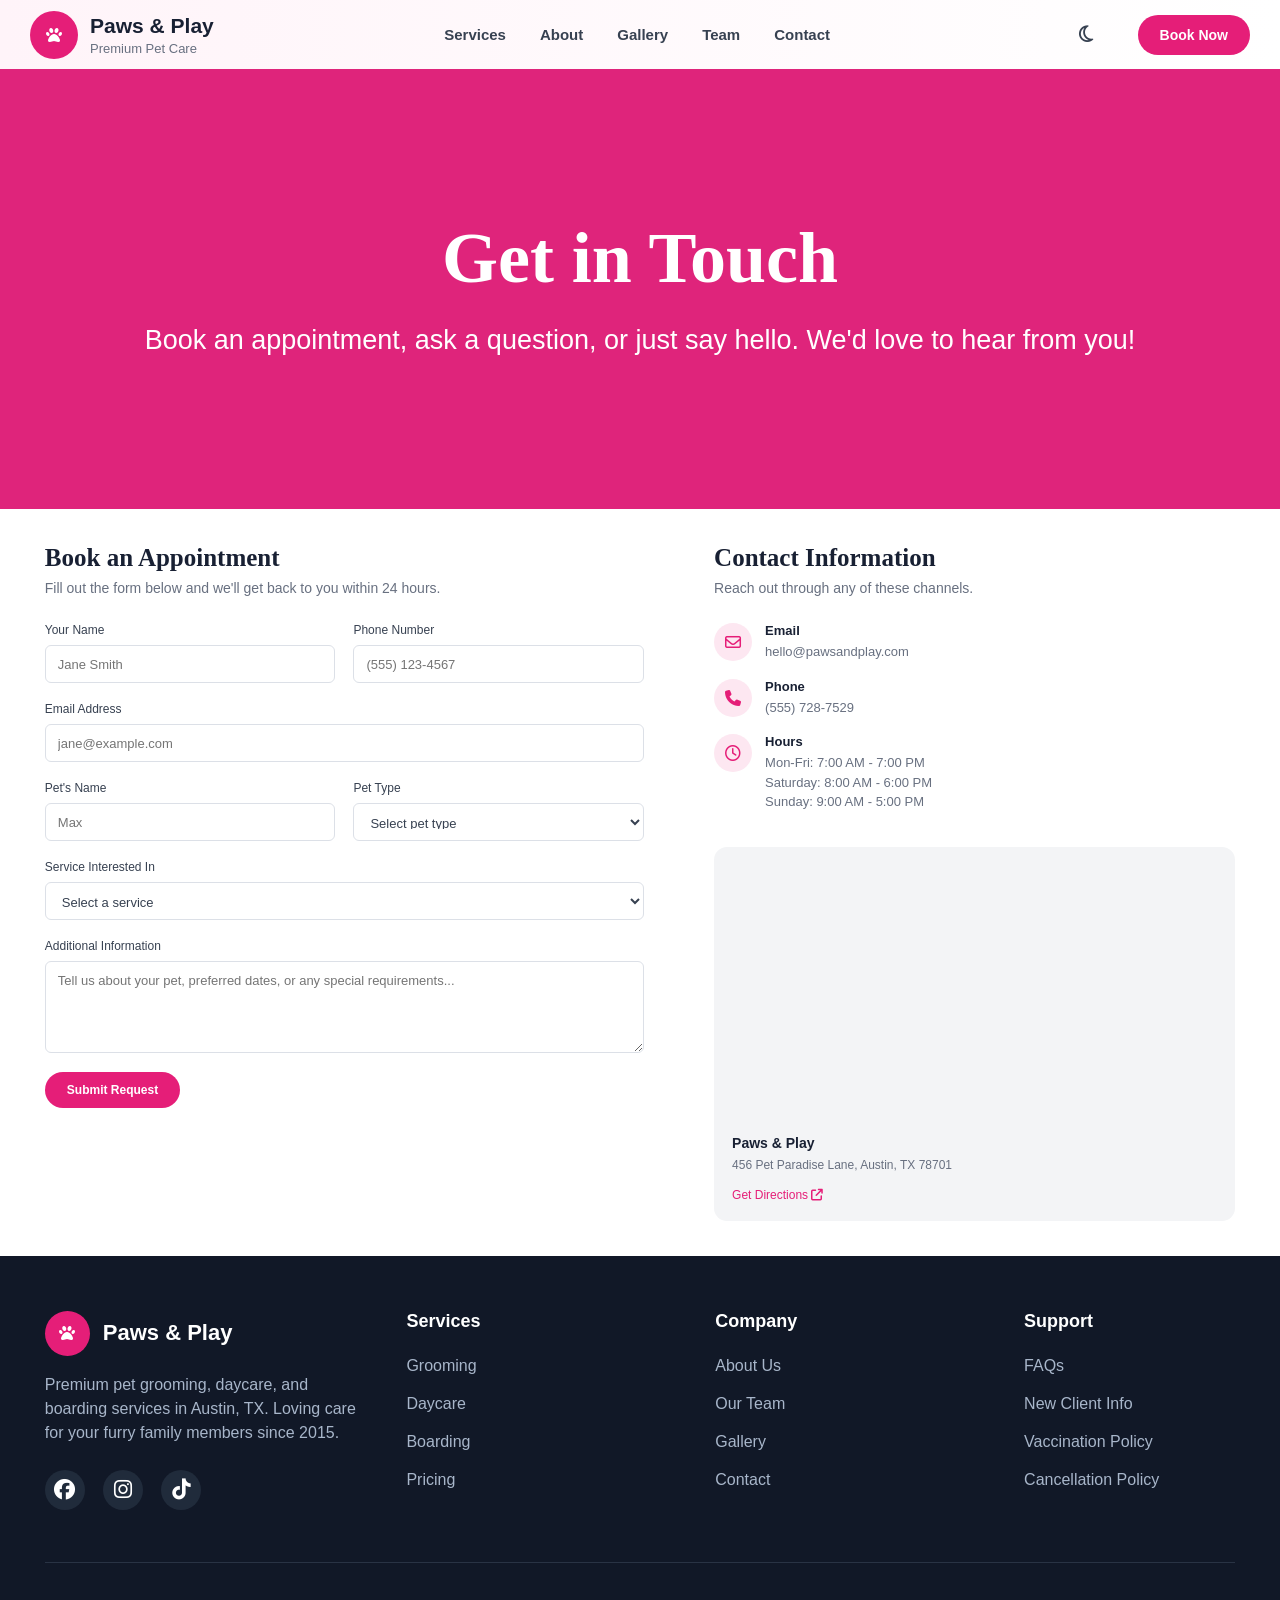
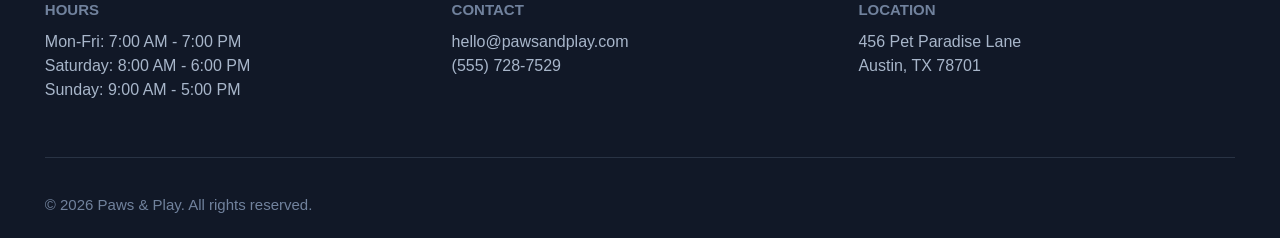
<file: contact.html>
<!DOCTYPE html>
<html lang="en">

<head>
    <meta charset="UTF-8">
    <meta name="viewport" content="width=device-width, initial-scale=1.0">
    <title>Document</title>

    <style>
        * {
            margin: 0;
            padding: 0;
            box-sizing: border-box;
        }

        body {
            font-family: Arial, Helvetica, sans-serif;
        }

        body ::selection {
            background-color: #e51e78;
        }

        header {
            width: 100%;
            height: 69px;
            background: linear-gradient(to right, #fff4f9, #ffffff);
            position: sticky;
            top: 0px;
            z-index: 1000;
        }

        .navbar {
            max-width: 1470px;
            height: 100%;
            margin: auto;
            padding: 0px 30px;
            display: flex;
            align-items: center;
            justify-content: space-between;
        }

        .logo {
            display: flex;
            align-items: center;
            gap: 12px;
        }

        .logo-icon {
            width: 48px;
            height: 48px;
            background-color: #e51e78;
            border-radius: 50%;
            display: flex;
            align-items: center;
            justify-content: center;
            color: white;
        }

        .logo-text h2 {
            font-size: 21px;
            color: #182033;
        }

        .logo-text p {
            font-size: 13px;
            color: #687080;
            margin-top: 3px;
        }

        nav {
            display: flex;
            align-items: center;
            gap: 34px;
        }

        nav a {
            text-decoration: none;
            color: #374151;
            font-size: 15px;
            font-weight: 600;
        }

        nav a:hover {
            color: #e51e78;
        }

        .nav-right {
            display: flex;
            align-items: center;
            gap: 27px;
        }

        .nav-right i {
            font-size: 19px;
            color: #374151;
            cursor: pointer;
            width: 50px;
            height: 50px;
            border-radius: 50%;
            display: flex;
            align-items: center;
            justify-content: center;
        }

        .nav-right i:hover {
            background-color: #e37fac95;
            color: #ca0b61;
        }

        .nav-right button {
            background-color: #e51e78;
            color: white;
            border: none;
            border-radius: 30px;
            padding: 12px 22px;
            font-size: 14px;
            font-weight: bold;
            cursor: pointer;
        }

        .nav-right button:hover {
            background-color: #c91665;
        }

        .contact-hero {
            width: 100%;
            height: 440px;
            background-color: #df247b;
            display: flex;
            flex-direction: column;
            align-items: center;
            justify-content: center;
            text-align: center;
            padding: 30px;
        }

        .contact-hero h1 {
            font-family: Georgia, 'Times New Roman', Times, serif;
            font-size: 72px;
            color: white;
            margin-bottom: 20px;
        }

        .contact-hero p {
            max-width: 1000px;
            font-size: 27px;
            line-height: 1.5;
            color: white;
        }

        @media (max-width: 768px) {
            .contact-hero {
                height: 350px;
            }

            .contact-hero h1 {
                font-size: 42px;
            }

            .contact-hero p {
                font-size: 18px;
            }
        }

        .contact-section {
            width: 100%;
            padding: 35px 3.5%;
            display: grid;
            grid-template-columns: 1.15fr 1fr;
            gap: 70px;
            align-items: start;
        }

        .contact-form,
        .contact-information {
            width: 100%;
            min-width: 0;
        }

        .form-group select {
            background-color: white;
        }

        .contact-form button {
            width: auto;
            padding: 11px 22px;
        }

        .contact-form h2,
        .contact-information h2 {
            font-family: Georgia, 'Times New Roman', serif;
            font-size: 25px;
            color: #182033;
            margin-bottom: 8px;
        }

        .contact-form>p,
        .contact-information>p {
            font-size: 14px;
            color: #687080;
            margin-bottom: 27px;
        }

        .form-row {
            display: grid;
            grid-template-columns: 1fr 1fr;
            gap: 18px;
        }

        .form-group {
            display: flex;
            flex-direction: column;
            margin-bottom: 19px;
        }

        .form-group label {
            font-size: 12px;
            color: #374151;
            margin-bottom: 8px;
        }

        .form-group input,
        .form-group select,
        .form-group textarea {
            width: 100%;
            border: 1px solid #dce0e7;
            border-radius: 6px;
            padding: 11px 12px;
            font-family: Arial, Helvetica, sans-serif;
            font-size: 13px;
            color: #374151;
            outline: none;
        }

        .form-group input,
        .form-group select {
            height: 38px;
        }

        .form-group textarea {
            height: 92px;
            resize: vertical;
        }

        .form-group input:focus,
        .form-group select:focus,
        .form-group textarea:focus {
            border-color: #e51e78;
        }

        .contact-form button {
            background-color: #e51e78;
            color: white;
            border: none;
            border-radius: 25px;
            padding: 11px 22px;
            font-size: 12px;
            font-weight: bold;
            cursor: pointer;
        }

        .contact-form button:hover {
            background-color: #c91665;
        }

        .contact-item {
            display: flex;
            align-items: flex-start;
            gap: 13px;
            margin-bottom: 17px;
        }

        .contact-icon {
            width: 38px;
            height: 38px;
            flex-shrink: 0;
            border-radius: 50%;
            background-color: #fde7f1;
            color: #e51e78;
            display: flex;
            align-items: center;
            justify-content: center;
        }

        .contact-item h3 {
            font-size: 13px;
            color: #182033;
            margin-bottom: 4px;
        }

        .contact-item p {
            font-size: 13px;
            color: #687080;
            line-height: 1.5;
        }

        .map-container {
            width: 100%;
            margin-top: 35px;
            border-radius: 13px;
            overflow: hidden;
            background-color: #f3f4f6;
        }

        .map-container iframe {
            width: 100%;
            height: 270px;
            border: none;
            display: block;
        }

        .map-info {
            padding: 18px;
        }

        .map-info h3 {
            font-size: 14px;
            color: #182033;
            margin-bottom: 7px;
        }

        .map-info p {
            font-size: 12px;
            color: #687080;
            margin-bottom: 13px;
        }

        .map-info a {
            font-size: 12px;
            color: #e51e78;
            text-decoration: none;
        }

        @media (max-width: 1024px) {
            .contact-section {
                gap: 35px;
                padding: 45px 5%;
            }
        }

        @media (max-width: 768px) {
            .contact-section {
                grid-template-columns: 1fr;
                padding: 40px 6%;
            }

            .form-row {
                grid-template-columns: 1fr;
                gap: 0;
            }
        }


        .footer {
            width: 100%;
            background-color: #111827;
            color: #a8b6ca;
            padding: 55px 3.5% 25px;
        }

        .footer-top {
            display: grid;
            grid-template-columns: 1.2fr 1fr 1fr 0.8fr;
            gap: 45px;
            padding-bottom: 52px;
        }

        .footer-logo {
            display: flex;
            align-items: center;
            gap: 13px;
            margin-bottom: 17px;
        }

        .footer-icon {
            width: 45px;
            height: 45px;
            background-color: #e51e78;
            color: white;
            border-radius: 50%;
            display: flex;
            align-items: center;
            justify-content: center;
        }

        .footer-logo h2 {
            color: white;
            font-size: 22px;
        }

        .footer-brand>p {
            font-size: 16px;
            line-height: 1.5;
            margin-bottom: 25px;
        }

        .social-icons {
            display: flex;
            gap: 18px;
        }

        .social-icons a {
            width: 40px;
            height: 40px;
            background-color: #202b3b;
            color: white;
            border-radius: 50%;
            display: flex;
            align-items: center;
            justify-content: center;
            text-decoration: none;
            font-size: 21px;
        }

        .social-icons a:hover {
            background-color: #e51e78;
        }

        .footer-column {
            display: flex;
            flex-direction: column;
            gap: 20px;
        }

        .footer-column h3 {
            color: white;
            font-size: 18px;
            margin-bottom: 5px;
        }

        .footer-column a {
            color: #a8b6ca;
            font-size: 16px;
            text-decoration: none;
        }

        .footer-column a:hover {
            color: white;
        }

        .footer-details {
            border-top: 1px solid #293344;
            border-bottom: 1px solid #293344;
            padding: 38px 0px 55px;
            display: grid;
            grid-template-columns: repeat(3, 1fr);
            gap: 30px;
        }

        .footer-details h3 {
            color: #71829d;
            font-size: 15px;
            margin-bottom: 12px;
        }

        .footer-details p {
            font-size: 16px;
            line-height: 1.5;
        }

        .copyright {
            padding-top: 38px;
        }

        .copyright p {
            color: #71829d;
            font-size: 15px;
        }

        @media (max-width: 1024px) {
            .footer-top {
                grid-template-columns: repeat(2, 1fr);
                gap: 40px;
            }
        }

        @media (max-width: 768px) {
            .footer {
                padding: 40px 6% 25px;
            }

            .footer-top {
                grid-template-columns: 1fr 1fr;
                gap: 35px 20px;
            }

            .footer-details {
                flex-direction: column;
                gap: 30px;
                grid-template-columns: 1fr;
            }

            .footer-brand {
                grid-column: span 2;
            }
        }
    </style>

    <link rel="stylesheet" href="https://cdnjs.cloudflare.com/ajax/libs/font-awesome/6.5.2/css/all.min.css">
</head>

<body>

    <header>
        <div class="navbar">

            <div class="logo">
                <div class="logo-icon">
                    <i class="fa-solid fa-paw"></i>
                </div>

                <div class="logo-text">
                    <h2>Paws & Play</h2>
                    <p>Premium Pet Care</p>
                </div>
            </div>

            <nav>
                <a href="#">Services</a>
                <a href="#">About</a>
                <a href="#">Gallery</a>
                <a href="#">Team</a>
                <a href="contact.html">Contact</a>
            </nav>

            <div class="nav-right">
                <i class="fa-regular fa-moon"></i>
                <button>Book Now</button>
            </div>
        </div>
    </header>

    <section class="contact-hero">

        <h1>Get in Touch</h1>

        <p>
            Book an appointment, ask a question, or just say hello. We'd love to hear from you!
        </p>
    </section>


    <section class="contact-section">

        <!-- Left Side: Appointment Form -->
        <div class="contact-form">

            <h2>Book an Appointment</h2>
            <p>Fill out the form below and we'll get back to you within 24 hours.</p>

            <form>

                <div class="form-row">
                    <div class="form-group">
                        <label>Your Name</label>
                        <input type="text" placeholder="Jane Smith" required>
                    </div>

                    <div class="form-group">
                        <label>Phone Number</label>
                        <input type="tel" placeholder="(555) 123-4567" required>
                    </div>
                </div>

                <div class="form-group">
                    <label>Email Address</label>
                    <input type="email" placeholder="jane@example.com" required>
                </div>

                <div class="form-row">
                    <div class="form-group">
                        <label>Pet's Name</label>
                        <input type="text" placeholder="Max">
                    </div>

                    <div class="form-group">
                        <label>Pet Type</label>
                        <select required>
                            <option value="">Select pet type</option>
                            <option>Dog</option>
                            <option>Cat</option>
                            <option>Other</option>
                        </select>
                    </div>
                </div>

                <div class="form-group">
                    <label>Service Interested In</label>
                    <select required>
                        <option value="">Select a service</option>
                        <option>Full Grooming</option>
                        <option>Bath & Brush</option>
                        <option>Daycare</option>
                        <option>Overnight Boarding</option>
                        <option>Nail Trim</option>
                        <option>Puppy Package</option>
                    </select>
                </div>

                <div class="form-group">
                    <label>Additional Information</label>
                    <textarea
                        placeholder="Tell us about your pet, preferred dates, or any special requirements..."></textarea>
                </div>

                <button type="submit">Submit Request</button>

            </form>
        </div>


        <!-- Right Side: Contact Information -->
        <div class="contact-information">

            <h2>Contact Information</h2>
            <p>Reach out through any of these channels.</p>

            <div class="contact-item">
                <div class="contact-icon">
                    <i class="fa-regular fa-envelope"></i>
                </div>

                <div>
                    <h3>Email</h3>
                    <p>hello@pawsandplay.com</p>
                </div>
            </div>

            <div class="contact-item">
                <div class="contact-icon">
                    <i class="fa-solid fa-phone"></i>
                </div>

                <div>
                    <h3>Phone</h3>
                    <p>(555) 728-7529</p>
                </div>
            </div>

            <div class="contact-item">
                <div class="contact-icon">
                    <i class="fa-regular fa-clock"></i>
                </div>

                <div>
                    <h3>Hours</h3>
                    <p>Mon-Fri: 7:00 AM - 7:00 PM</p>
                    <p>Saturday: 8:00 AM - 6:00 PM</p>
                    <p>Sunday: 9:00 AM - 5:00 PM</p>
                </div>
            </div>

            <div class="map-container">

                <iframe
                    src="https://www.openstreetmap.org/export/embed.html?bbox=-97.76%2C30.25%2C-97.72%2C30.29&layer=mapnik">
                </iframe>

                <div class="map-info">
                    <h3>Paws & Play</h3>
                    <p>456 Pet Paradise Lane, Austin, TX 78701</p>

                    <a href="https://www.openstreetmap.org/#map=15/30.2672/-97.7431" target="_blank">
                        Get Directions
                        <i class="fa-solid fa-arrow-up-right-from-square"></i>
                    </a>
                </div>

            </div>

        </div>

    </section>


    <footer class="footer">

        <div class="footer-top">

            <div class="footer-brand">
                <div class="footer-logo">
                    <div class="footer-icon">
                        <i class="fa-solid fa-paw"></i>
                    </div>
                    <h2>Paws & Play</h2>
                </div>

                <p>
                    Premium pet grooming, daycare, and boarding
                    services in Austin, TX. Loving care for your
                    furry family members since 2015.
                </p>

                <div class="social-icons">
                    <a href="#"><i class="fa-brands fa-facebook"></i></a>
                    <a href="#"><i class="fa-brands fa-instagram"></i></a>
                    <a href="#"><i class="fa-brands fa-tiktok"></i></a>
                </div>
            </div>

            <div class="footer-column">
                <h3>Services</h3>
                <a href="#services">Grooming</a>
                <a href="#services">Daycare</a>
                <a href="#services">Boarding</a>
                <a href="#services">Pricing</a>
            </div>

            <div class="footer-column">
                <h3>Company</h3>
                <a href="#about">About Us</a>
                <a href="#team">Our Team</a>
                <a href="#gallery">Gallery</a>
                <a href="contact.html">Contact</a>
            </div>

            <div class="footer-column">
                <h3>Support</h3>
                <a href="#">FAQs</a>
                <a href="#">New Client Info</a>
                <a href="#">Vaccination Policy</a>
                <a href="#">Cancellation Policy</a>
            </div>

        </div>

        <div class="footer-details">

            <div>
                <h3>HOURS</h3>
                <p>Mon-Fri: 7:00 AM - 7:00 PM</p>
                <p>Saturday: 8:00 AM - 6:00 PM</p>
                <p>Sunday: 9:00 AM - 5:00 PM</p>
            </div>

            <div>
                <h3>CONTACT</h3>
                <p>hello@pawsandplay.com</p>
                <p>(555) 728-7529</p>
            </div>

            <div>
                <h3>LOCATION</h3>
                <p>456 Pet Paradise Lane</p>
                <p>Austin, TX 78701</p>
            </div>

        </div>

        <div class="copyright">
            <p>© 2026 Paws & Play. All rights reserved.</p>
        </div>

    </footer>

</body>

</html>
</file>
